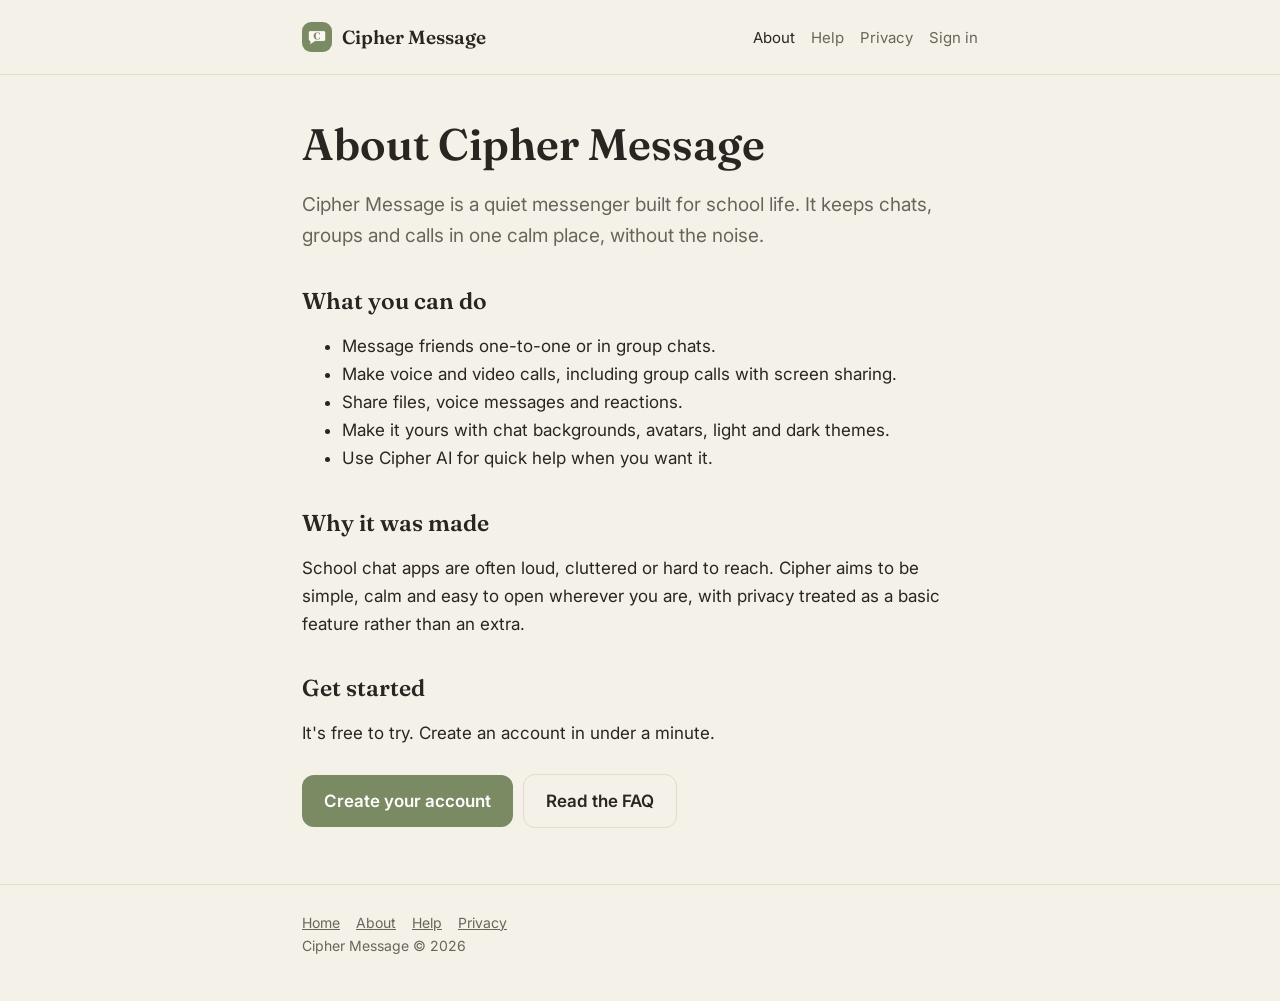
<file: about.html>
<!doctype html>
<html lang="en">
<head>
<meta charset="utf-8">
<meta name="viewport" content="width=device-width, initial-scale=1">
<title>About Cipher Message — a quiet school messenger</title>
<meta name="description" content="Cipher Message is a calm, private messenger built for school: channels, friends, group chats, calls and a customisable look. Learn what it is and why it was made.">
<meta name="robots" content="index, follow">
<link rel="canonical" href="https://cipher-message.github.io/about.html">
<link rel="icon" href="favicon.svg" type="image/svg+xml">
<link rel="icon" href="icons/favicon-48.png" sizes="48x48" type="image/png">
<link rel="apple-touch-icon" href="icons/apple-touch-icon.png">
<link rel="manifest" href="manifest.webmanifest">
<meta name="theme-color" content="#2a2520">
<meta property="og:type" content="website">
<meta property="og:site_name" content="Cipher Message">
<meta property="og:title" content="About Cipher Message — a quiet school messenger">
<meta property="og:description" content="Cipher Message is a calm, private messenger built for school: channels, friends, group chats, calls and a customisable look. Learn what it is and why it was made.">
<meta property="og:url" content="https://cipher-message.github.io/about.html">
<meta property="og:image" content="https://cipher-message.github.io/og-image.png">
<meta name="twitter:card" content="summary_large_image">
<link href="https://fonts.googleapis.com/css2?family=Fraunces:wght@600&family=Inter:wght@400;600&display=swap" rel="stylesheet">
<link rel="stylesheet" href="pages.css">
</head>
<body>
<header><div class="wrap">
<a class="brand" href="./"><img src="icons/icon-192.png" alt="" width="30" height="30">Cipher Message</a>
<nav><a href="about.html" aria-current="page">About</a><a href="help.html">Help</a><a href="privacy.html">Privacy</a><a href="App/Cipher.html">Sign in</a></nav>
</div></header>
<main class="wrap">
<h1>About Cipher Message</h1>
<p class="lede">Cipher Message is a quiet messenger built for school life. It keeps chats, groups and calls in one calm place, without the noise.</p>
<h2>What you can do</h2>
<ul>
<li>Message friends one-to-one or in group chats.</li>
<li>Make voice and video calls, including group calls with screen sharing.</li>
<li>Share files, voice messages and reactions.</li>
<li>Make it yours with chat backgrounds, avatars, light and dark themes.</li>
<li>Use Cipher AI for quick help when you want it.</li>
</ul>
<h2>Why it was made</h2>
<p>School chat apps are often loud, cluttered or hard to reach. Cipher aims to be simple, calm and easy to open wherever you are, with privacy treated as a basic feature rather than an extra.</p>
<h2>Get started</h2>
<p>It's free to try. Create an account in under a minute.</p>
<a class="btn" href="App/Cipher.html">Create your account</a><a class="btn ghost" href="help.html">Read the FAQ</a>
</main>
<footer><div class="wrap"><a href="./">Home</a><a href="about.html">About</a><a href="help.html">Help</a><a href="privacy.html">Privacy</a><br>Cipher Message © 2026</div></footer>
</body>
</html>
</file>
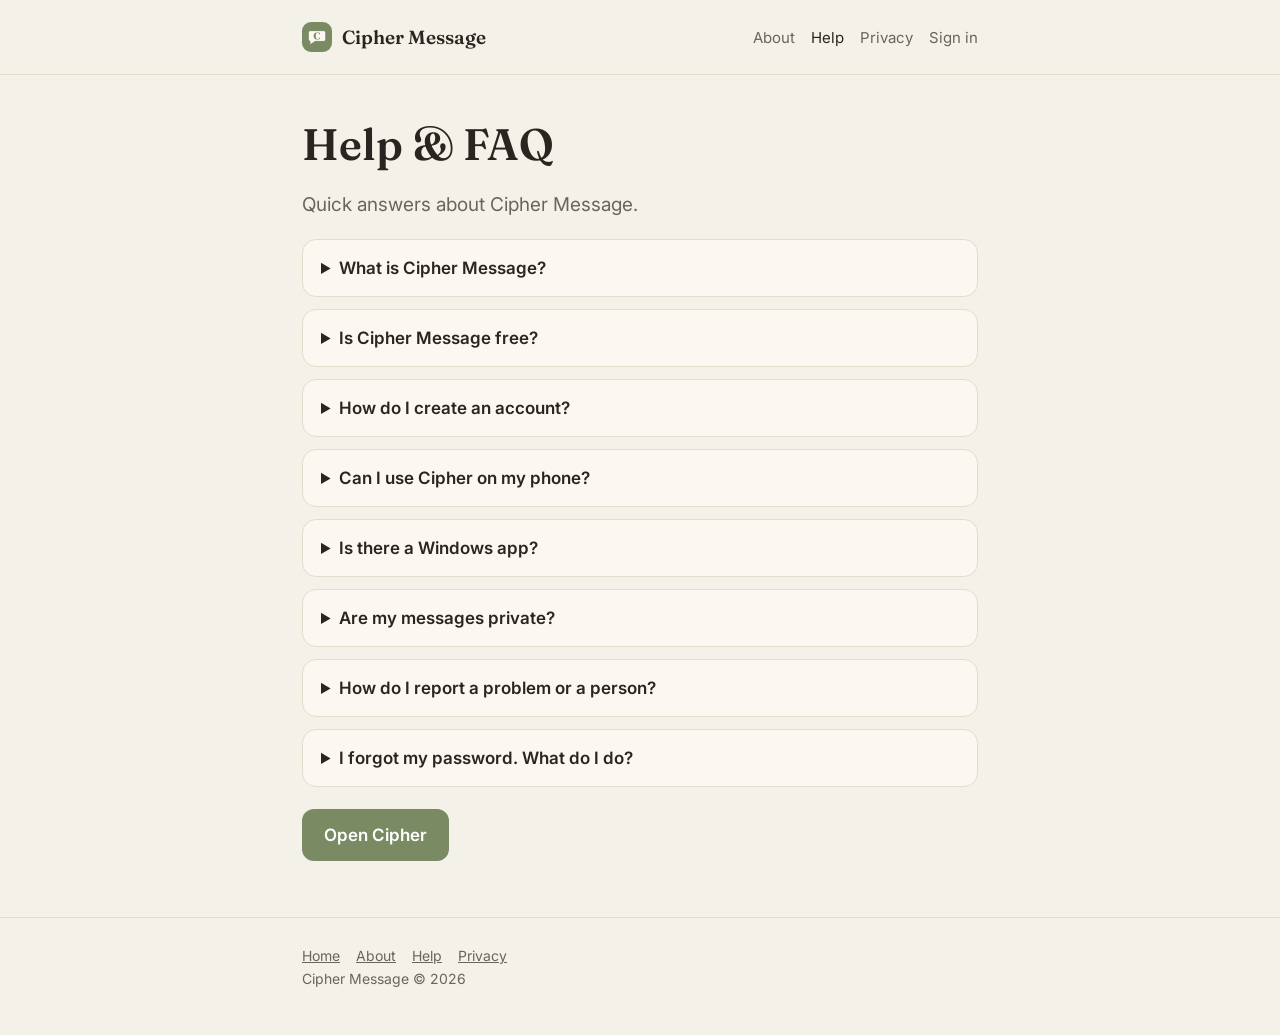
<file: help.html>
<!doctype html>
<html lang="en">
<head>
<meta charset="utf-8">
<meta name="viewport" content="width=device-width, initial-scale=1">
<title>Help & FAQ — Cipher Message</title>
<meta name="description" content="Answers to common questions about Cipher Message: accounts, phones, the Windows app, privacy, passwords and reporting.">
<meta name="robots" content="index, follow">
<link rel="canonical" href="https://cipher-message.github.io/help.html">
<link rel="icon" href="favicon.svg" type="image/svg+xml">
<link rel="icon" href="icons/favicon-48.png" sizes="48x48" type="image/png">
<link rel="apple-touch-icon" href="icons/apple-touch-icon.png">
<link rel="manifest" href="manifest.webmanifest">
<meta name="theme-color" content="#2a2520">
<meta property="og:type" content="website">
<meta property="og:site_name" content="Cipher Message">
<meta property="og:title" content="Help & FAQ — Cipher Message">
<meta property="og:description" content="Answers to common questions about Cipher Message: accounts, phones, the Windows app, privacy, passwords and reporting.">
<meta property="og:url" content="https://cipher-message.github.io/help.html">
<meta property="og:image" content="https://cipher-message.github.io/og-image.png">
<meta name="twitter:card" content="summary_large_image">
<link href="https://fonts.googleapis.com/css2?family=Fraunces:wght@600&family=Inter:wght@400;600&display=swap" rel="stylesheet">
<link rel="stylesheet" href="pages.css">
<script type="application/ld+json">{"@context": "https://schema.org", "@type": "FAQPage", "mainEntity": [{"@type": "Question", "name": "What is Cipher Message?", "acceptedAnswer": {"@type": "Answer", "text": "Cipher Message is a school messenger with direct messages, group chats, voice and video calls, file sharing and customisable themes."}}, {"@type": "Question", "name": "Is Cipher Message free?", "acceptedAnswer": {"@type": "Answer", "text": "Yes. You can create an account and use Cipher Message for free."}}, {"@type": "Question", "name": "How do I create an account?", "acceptedAnswer": {"@type": "Answer", "text": "Open the app, press Sign up, and follow the steps. You can then add friends and start your first channel."}}, {"@type": "Question", "name": "Can I use Cipher on my phone?", "acceptedAnswer": {"@type": "Answer", "text": "Yes. Open the site in your phone's browser. On iPhone, tap Share and then Add to Home Screen. On Android, use the browser menu and choose Install app or Add to Home screen. Cipher then opens like a normal app with its own icon."}}, {"@type": "Question", "name": "Is there a Windows app?", "acceptedAnswer": {"@type": "Answer", "text": "Yes. A Windows version is available from the site on Windows computers. It can run in the background so you still get message and call notifications."}}, {"@type": "Question", "name": "Are my messages private?", "acceptedAnswer": {"@type": "Answer", "text": "Cipher is designed with privacy and security in mind, including encryption and server-side access rules. See the Privacy page for what is stored and how it is used."}}, {"@type": "Question", "name": "How do I report a problem or a person?", "acceptedAnswer": {"@type": "Answer", "text": "Use the report and block options inside the app. They are on each chat and profile."}}, {"@type": "Question", "name": "I forgot my password. What do I do?", "acceptedAnswer": {"@type": "Answer", "text": "Use the password reset option on the sign-in screen. A reset link is sent to your account email."}}]}</script>
</head>
<body>
<header><div class="wrap">
<a class="brand" href="./"><img src="icons/icon-192.png" alt="" width="30" height="30">Cipher Message</a>
<nav><a href="about.html">About</a><a href="help.html" aria-current="page">Help</a><a href="privacy.html">Privacy</a><a href="App/Cipher.html">Sign in</a></nav>
</div></header>
<main class="wrap">
<h1>Help &amp; FAQ</h1><p class="lede">Quick answers about Cipher Message.</p>
<details><summary>What is Cipher Message?</summary><p>Cipher Message is a school messenger with direct messages, group chats, voice and video calls, file sharing and customisable themes.</p></details>
<details><summary>Is Cipher Message free?</summary><p>Yes. You can create an account and use Cipher Message for free.</p></details>
<details><summary>How do I create an account?</summary><p>Open the app, press Sign up, and follow the steps. You can then add friends and start your first channel.</p></details>
<details><summary>Can I use Cipher on my phone?</summary><p>Yes. Open the site in your phone's browser. On iPhone, tap Share and then Add to Home Screen. On Android, use the browser menu and choose Install app or Add to Home screen. Cipher then opens like a normal app with its own icon.</p></details>
<details><summary>Is there a Windows app?</summary><p>Yes. A Windows version is available from the site on Windows computers. It can run in the background so you still get message and call notifications.</p></details>
<details><summary>Are my messages private?</summary><p>Cipher is designed with privacy and security in mind, including encryption and server-side access rules. See the Privacy page for what is stored and how it is used.</p></details>
<details><summary>How do I report a problem or a person?</summary><p>Use the report and block options inside the app. They are on each chat and profile.</p></details>
<details><summary>I forgot my password. What do I do?</summary><p>Use the password reset option on the sign-in screen. A reset link is sent to your account email.</p></details>
<a class="btn" href="App/Cipher.html">Open Cipher</a>
</main>
<footer><div class="wrap"><a href="./">Home</a><a href="about.html">About</a><a href="help.html">Help</a><a href="privacy.html">Privacy</a><br>Cipher Message © 2026</div></footer>
</body>
</html>
</file>
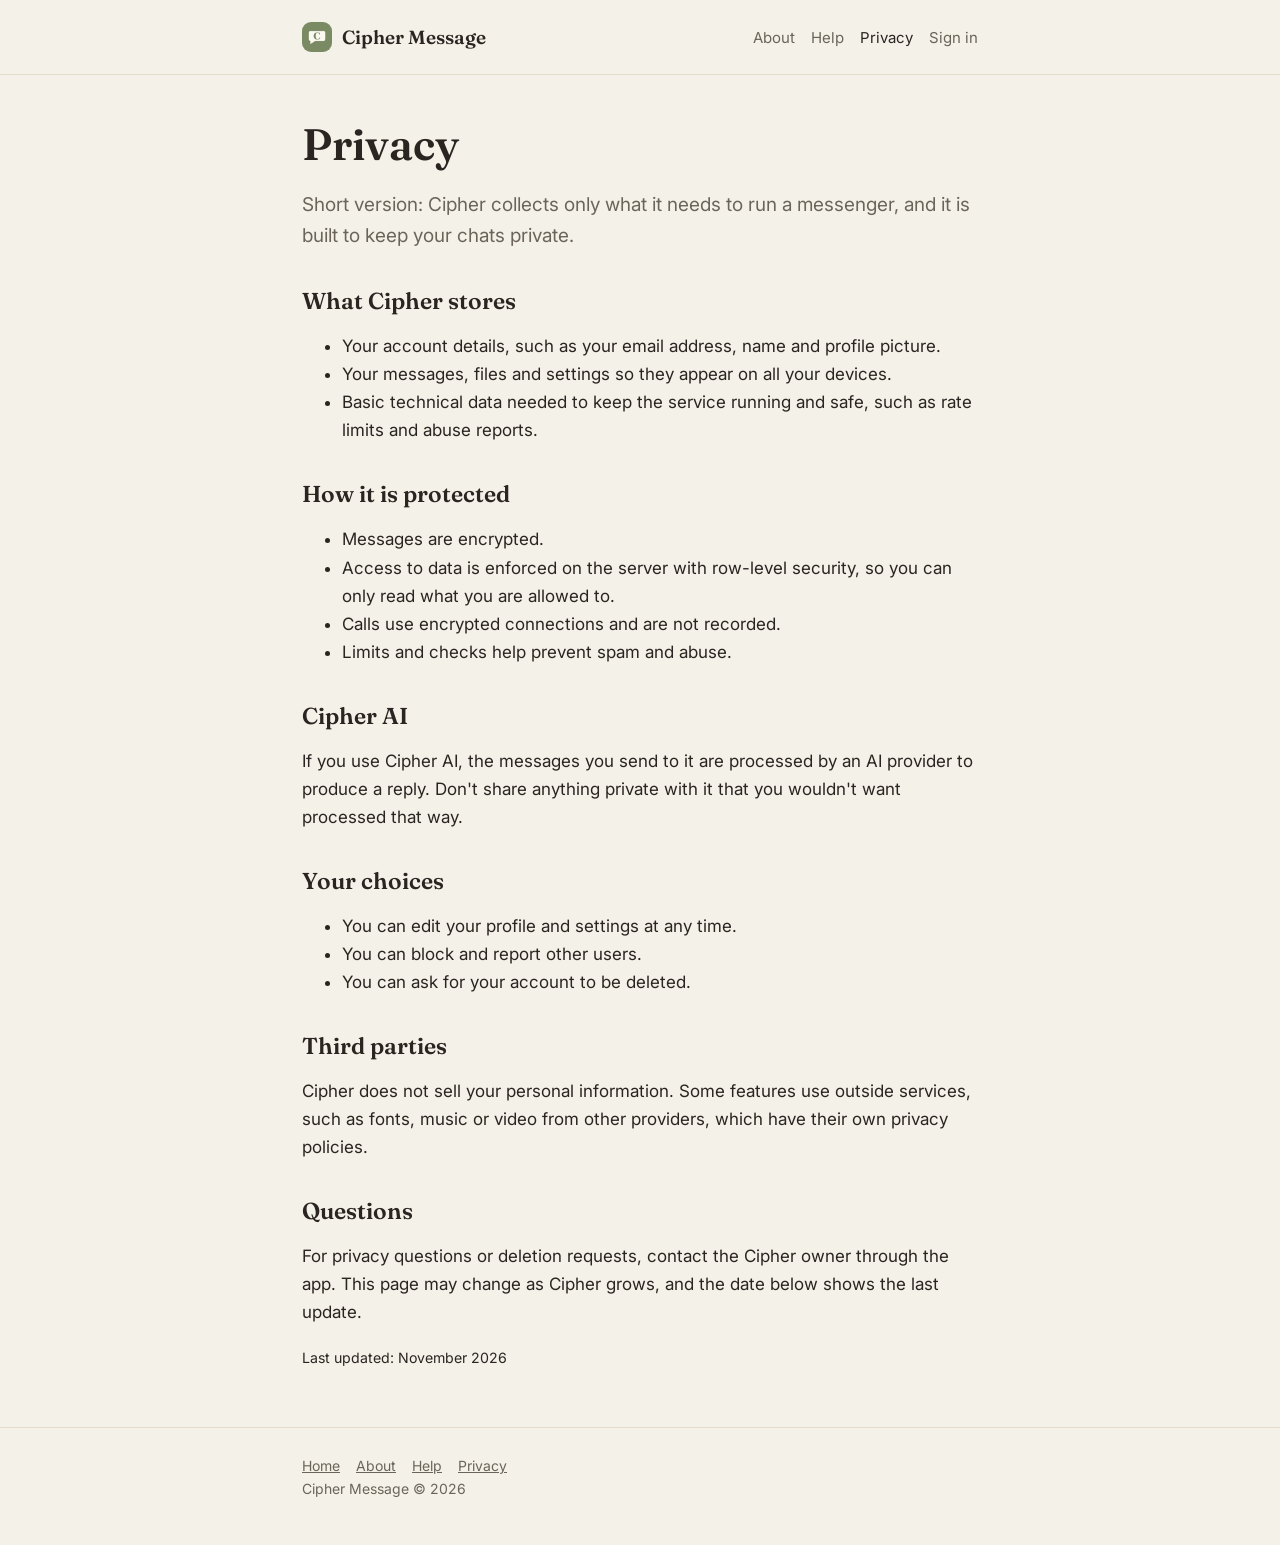
<file: privacy.html>
<!doctype html>
<html lang="en">
<head>
<meta charset="utf-8">
<meta name="viewport" content="width=device-width, initial-scale=1">
<title>Privacy — Cipher Message</title>
<meta name="description" content="How Cipher Message handles your data: what is stored, how messages are protected, and the choices you have.">
<meta name="robots" content="index, follow">
<link rel="canonical" href="https://cipher-message.github.io/privacy.html">
<link rel="icon" href="favicon.svg" type="image/svg+xml">
<link rel="icon" href="icons/favicon-48.png" sizes="48x48" type="image/png">
<link rel="apple-touch-icon" href="icons/apple-touch-icon.png">
<link rel="manifest" href="manifest.webmanifest">
<meta name="theme-color" content="#2a2520">
<meta property="og:type" content="website">
<meta property="og:site_name" content="Cipher Message">
<meta property="og:title" content="Privacy — Cipher Message">
<meta property="og:description" content="How Cipher Message handles your data: what is stored, how messages are protected, and the choices you have.">
<meta property="og:url" content="https://cipher-message.github.io/privacy.html">
<meta property="og:image" content="https://cipher-message.github.io/og-image.png">
<meta name="twitter:card" content="summary_large_image">
<link href="https://fonts.googleapis.com/css2?family=Fraunces:wght@600&family=Inter:wght@400;600&display=swap" rel="stylesheet">
<link rel="stylesheet" href="pages.css">
</head>
<body>
<header><div class="wrap">
<a class="brand" href="./"><img src="icons/icon-192.png" alt="" width="30" height="30">Cipher Message</a>
<nav><a href="about.html">About</a><a href="help.html">Help</a><a href="privacy.html" aria-current="page">Privacy</a><a href="App/Cipher.html">Sign in</a></nav>
</div></header>
<main class="wrap">
<h1>Privacy</h1>
<p class="lede">Short version: Cipher collects only what it needs to run a messenger, and it is built to keep your chats private.</p>
<h2>What Cipher stores</h2>
<ul>
<li>Your account details, such as your email address, name and profile picture.</li>
<li>Your messages, files and settings so they appear on all your devices.</li>
<li>Basic technical data needed to keep the service running and safe, such as rate limits and abuse reports.</li>
</ul>
<h2>How it is protected</h2>
<ul>
<li>Messages are encrypted.</li>
<li>Access to data is enforced on the server with row-level security, so you can only read what you are allowed to.</li>
<li>Calls use encrypted connections and are not recorded.</li>
<li>Limits and checks help prevent spam and abuse.</li>
</ul>
<h2>Cipher AI</h2>
<p>If you use Cipher AI, the messages you send to it are processed by an AI provider to produce a reply. Don't share anything private with it that you wouldn't want processed that way.</p>
<h2>Your choices</h2>
<ul>
<li>You can edit your profile and settings at any time.</li>
<li>You can block and report other users.</li>
<li>You can ask for your account to be deleted.</li>
</ul>
<h2>Third parties</h2>
<p>Cipher does not sell your personal information. Some features use outside services, such as fonts, music or video from other providers, which have their own privacy policies.</p>
<h2>Questions</h2>
<p>For privacy questions or deletion requests, contact the Cipher owner through the app. This page may change as Cipher grows, and the date below shows the last update.</p>
<p><small>Last updated: November 2026</small></p>
</main>
<footer><div class="wrap"><a href="./">Home</a><a href="about.html">About</a><a href="help.html">Help</a><a href="privacy.html">Privacy</a><br>Cipher Message © 2026</div></footer>
</body>
</html>
</file>
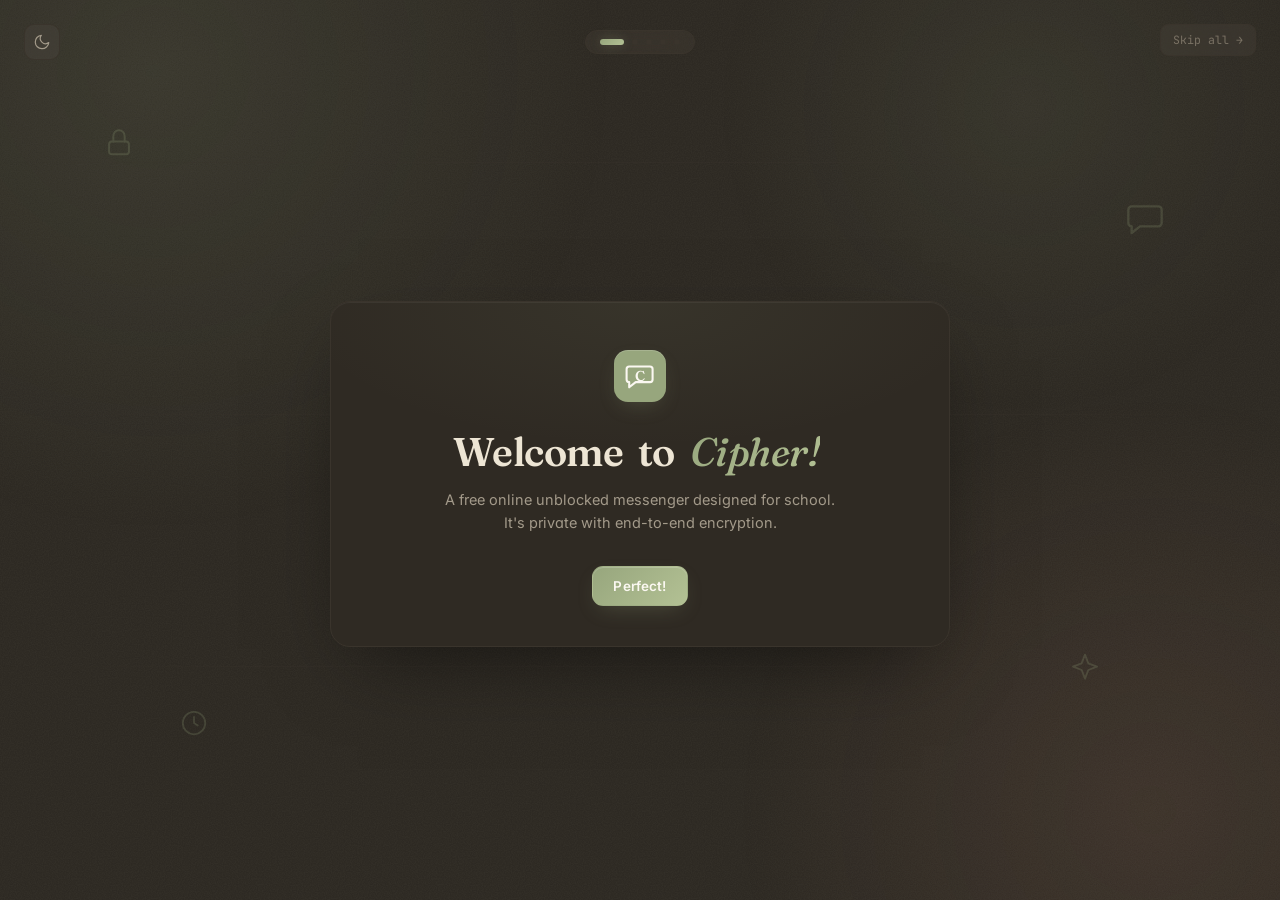
<file: App/CipherSetup.html>
<!doctype html>
<html lang="en" data-theme="dark">
<head>
<meta charset="utf-8" />
<meta name="viewport" content="width=device-width, initial-scale=1, maximum-scale=5, viewport-fit=cover" />
<title>Cipher — Set up</title>
<link rel="icon" href="data:image/svg+xml,<svg xmlns=%22http://www.w3.org/2000/svg%22 viewBox=%220 0 24 24%22><rect width=%2224%22 height=%2224%22 rx=%227%22 fill=%22%237a8a62%22/></svg>">
<link rel="preconnect" href="https://fonts.googleapis.com">
<link rel="preconnect" href="https://fonts.gstatic.com" crossorigin>
<link href="https://fonts.googleapis.com/css2?family=Fraunces:ital,opsz,wght@0,9..144,400;0,9..144,500;0,9..144,600;1,9..144,400;1,9..144,500&family=Inter:wght@400;450;500;600;700&family=JetBrains+Mono:wght@400;500&display=swap" rel="stylesheet">
<meta name="theme-color" content="#2a2620">
<script>
  (function(){
    try{
      var t = localStorage.getItem('cipher-theme') || 'dark';
      document.documentElement.setAttribute('data-theme', t);
    }catch(e){
      document.documentElement.setAttribute('data-theme','dark');
    }
  })();
</script>
<style>
:root{
  /* warm editorial — light (linen) base */
  --bg:#f4f1e9;
  --bg-2:#ede5d4;
  --paper:#fbf8f1;
  --panel:rgba(43,38,32,.04);
  --panel-2:rgba(43,38,32,.065);
  --line:#e3dcc9;
  --line-soft:#ebe5d4;
  --glass-hi:rgba(255,253,247,.55);
  --text:#2b2620;
  --text-dim:#6a6358;
  --text-faint:#9a948a;
  --sage:#7a8a62;
  --sage-deep:#566244;
  --sage-soft:rgba(122,138,98,.16);
  --copper:#bd7a5c;
  --copper-soft:rgba(189,122,92,.14);
  --rose:#c98a8a;
  --warn:#c69a3e;
  --accent:var(--sage);
  --accent-dim:var(--sage-deep);
  --accent-soft:var(--sage-soft);
  --accent-glow:rgba(122,138,98,.32);
  --grad-signal:linear-gradient(135deg, var(--sage) 0%, var(--sage-deep) 100%);
  --grad-signal-soft:linear-gradient(135deg, var(--sage-soft), rgba(189,122,92,.12));
  --sans:'Inter',-apple-system,BlinkMacSystemFont,'Segoe UI',sans-serif;
  --display:'Fraunces','Inter',Georgia,serif;
  --mono:'JetBrains Mono',ui-monospace,monospace;
  --radius:12px;
  --ease:cubic-bezier(.22,.9,.32,1);
  --ease-out:cubic-bezier(.16,1,.3,1);
  --ease-lift:cubic-bezier(.2,.85,.25,1);
  --fast:.18s;
  --med:.4s;
  --slow:.8s;
}

[data-theme="dark"]{
  --bg:#2a2620;
  --bg-2:#1f1c17;
  --paper:#2f2a23;
  --panel:rgba(237,229,212,.04);
  --panel-2:rgba(237,229,212,.065);
  --line:#3a342c;
  --line-soft:#34302a;
  --glass-hi:rgba(255,253,247,.05);
  --text:#ede5d4;
  --text-dim:#a39a8a;
  --text-faint:#7a7264;
  --sage:#97a67d;
  --sage-deep:#b3c194;
  --sage-soft:rgba(151,166,125,.16);
  --copper:#d4907a;
  --copper-soft:rgba(212,144,117,.14);
  --rose:#d8a3a3;
  --warn:#d9b876;
  --accent:var(--sage);
  --accent-dim:var(--sage-deep);
  --accent-soft:var(--sage-soft);
  --accent-glow:rgba(151,166,125,.30);
  --grad-signal:linear-gradient(135deg, var(--sage) 0%, var(--sage-deep) 100%);
  --grad-signal-soft:linear-gradient(135deg, var(--sage-soft), rgba(212,144,117,.14));
}

*{box-sizing:border-box}
html,body{height:100%}
html{scroll-behavior:smooth}
body{
  margin:0; background:var(--bg); color:var(--text);
  font-family:var(--sans); font-size:15px; line-height:1.55;
  overflow-x:hidden;
  -webkit-font-smoothing:antialiased;
  -moz-osx-font-smoothing:grayscale;
  font-feature-settings:'ss01','cv11';
}
::selection{background:var(--sage-soft); color:var(--text);}
button{font-family:inherit; cursor:pointer; touch-action:manipulation;}
input{font-family:inherit; color:inherit;}
a{color:var(--accent);}
:focus-visible{outline:2px solid var(--accent); outline-offset:2px; border-radius:6px;}
::-webkit-scrollbar{width:8px; height:8px;}
::-webkit-scrollbar-thumb{background:var(--line); border-radius:8px; border:2px solid transparent; background-clip:padding-box;}

/* ============ background field — 5 unique layers ============ */

/* layer 1: drifting radial mesh gradient */
.bg-field{
  position:fixed; inset:0; z-index:0; overflow:hidden; pointer-events:none;
  background:
    radial-gradient(60vw 60vw at 12% 8%, var(--sage-soft), transparent 60%),
    radial-gradient(50vw 50vw at 90% 90%, var(--copper-soft), transparent 65%),
    radial-gradient(40vw 40vw at 80% 12%, var(--sage-soft), transparent 60%);
  animation:meshDrift 24s var(--ease-out) infinite alternate;
}
[data-theme="dark"] .bg-field{
  background:
    radial-gradient(60vw 60vw at 12% 8%, rgba(151,166,125,.12), transparent 60%),
    radial-gradient(50vw 50vw at 90% 90%, rgba(212,144,117,.10), transparent 65%),
    radial-gradient(40vw 40vw at 80% 12%, rgba(151,166,125,.09), transparent 60%);
}
@keyframes meshDrift{
  0%{transform:translate3d(0,0,0) scale(1);}
  100%{transform:translate3d(-2%, 2%, 0) scale(1.05);}
}

/* layer 2: paper grain noise */
.bg-grain{
  position:fixed; inset:0; z-index:1; pointer-events:none; opacity:.35;
  background-image:url("data:image/svg+xml;utf8,<svg xmlns='http://www.w3.org/2000/svg' width='180' height='180'><filter id='n'><feTurbulence type='fractalNoise' baseFrequency='.85' numOctaves='2' stitchTiles='stitch'/><feColorMatrix values='0 0 0 0 .2 0 0 0 0 .2 0 0 0 0 .15 0 0 0 .55 0'/></filter><rect width='100%' height='100%' filter='url(%23n)'/></svg>");
  mix-blend-mode:multiply;
}
[data-theme="dark"] .bg-grain{mix-blend-mode:screen; opacity:.18;}

/* layer 3: drifting dust motes */
.dust{position:fixed; inset:0; z-index:1; pointer-events:none; overflow:hidden;}
.dust i{
  position:absolute; width:3px; height:3px; border-radius:50%;
  background:var(--sage); opacity:0;
  box-shadow:0 0 8px var(--accent-glow);
  animation:dustFloat linear infinite;
}
@keyframes dustFloat{
  0%{opacity:0; transform:translate3d(0,0,0) scale(.6);}
  10%{opacity:.55;}
  90%{opacity:.4;}
  100%{opacity:0; transform:translate3d(40px,-100vh,0) scale(1);}
}

/* layer 4: breathing hairline rules across the page */
.breath-lines{position:fixed; inset:0; z-index:1; pointer-events:none;}
.breath-lines i{
  position:absolute; left:0; right:0; height:1px;
  background:linear-gradient(90deg, transparent 0%, var(--line) 20%, var(--line) 80%, transparent 100%);
  opacity:.3;
  animation:breathe 7s var(--ease-out) infinite alternate;
}
.breath-lines i:nth-child(2){animation-duration:9s; animation-delay:-2s;}
.breath-lines i:nth-child(3){animation-duration:11s; animation-delay:-5s;}
@keyframes breathe{
  0%{opacity:.12; transform:scaleX(.92);}
  100%{opacity:.4; transform:scaleX(1.02);}
}

/* layer 5: floating cipher-themed glyphs (locks, bubbles, clocks, stars) */
.glyphs{position:fixed; inset:0; z-index:1; pointer-events:none;}
.glyphs svg{
  position:absolute;
  color:var(--sage);
  opacity:.18;
  animation:glyphDrift 18s var(--ease-out) infinite alternate;
}
.glyphs svg:nth-child(2){animation-duration:22s; animation-delay:-3s;}
.glyphs svg:nth-child(3){animation-duration:26s; animation-delay:-6s;}
.glyphs svg:nth-child(4){animation-duration:20s; animation-delay:-9s;}
@keyframes glyphDrift{
  0%{transform:translate3d(0,0,0) rotate(0deg);}
  100%{transform:translate3d(0,-30px,0) rotate(8deg);}
}
[data-theme="dark"] .glyphs svg{opacity:.22;}

/* ============ top chrome ============ */

.skip-link{
  position:fixed; top:24px; right:24px; z-index:50;
  font-size:11.5px; color:var(--text-faint);
  font-family:var(--mono);
  text-decoration:none;
  border:1px solid var(--line);
  padding:6px 12px; border-radius:8px;
  background:var(--panel); backdrop-filter:blur(10px);
  -webkit-backdrop-filter:blur(10px);
  transition:color var(--fast) var(--ease), border-color var(--fast) var(--ease), background-color var(--fast) var(--ease);
}
.skip-link:hover{color:var(--text); border-color:var(--accent-dim);}

.theme-toggle{
  position:fixed; top:24px; left:24px; z-index:50;
  width:36px; height:36px;
  display:grid; place-items:center;
  background:var(--panel);
  border:1px solid var(--line);
  border-radius:10px;
  color:var(--text-dim);
  backdrop-filter:blur(10px);
  -webkit-backdrop-filter:blur(10px);
  transition:color var(--fast) var(--ease), border-color var(--fast) var(--ease), background-color var(--fast) var(--ease), transform var(--fast) var(--ease);
}
.theme-toggle:hover{color:var(--text); border-color:var(--accent-dim); transform:translateY(-1px);}
.theme-toggle svg{width:18px; height:18px;}
[data-theme="dark"] .theme-toggle .ic-light{display:none;}
[data-theme="light"] .theme-toggle .ic-dark{display:none;}

/* progress pips */
.progress{
  position:fixed; top:30px; left:50%; transform:translateX(-50%);
  z-index:50;
  display:flex; gap:8px;
  padding:8px 14px;
  background:var(--panel);
  border:1px solid var(--line);
  border-radius:999px;
  backdrop-filter:blur(14px) saturate(1.2);
  -webkit-backdrop-filter:blur(14px) saturate(1.2);
}
.progress .dot{
  width:6px; height:6px; border-radius:50%;
  background:var(--line);
  transition:width var(--med) var(--ease), background var(--med) var(--ease), box-shadow var(--med) var(--ease);
}
.progress .dot.active{
  width:24px; border-radius:99px;
  background:var(--grad-signal);
  box-shadow:0 0 12px var(--accent-glow);
}
.progress .dot.done{background:var(--sage-deep);}

/* ============ main stage ============ */

.stage{
  position:relative; z-index:10;
  min-height:100dvh;
  display:grid;
  place-items:center;
  padding:96px 24px 48px;
}

.card{
  width:min(620px, 100%);
  background:var(--paper);
  border:1px solid var(--line);
  border-radius:20px;
  padding:48px 44px 40px;
  position:relative;
  box-shadow:0 1px 0 var(--glass-hi) inset, 0 24px 60px -28px rgba(43,38,32,.18);
  animation:cardIn .7s var(--ease-out) both;
}
[data-theme="dark"] .card{box-shadow:0 1px 0 var(--glass-hi) inset, 0 30px 80px -28px rgba(0,0,0,.55);}
.card::before{
  content:''; position:absolute; inset:0; border-radius:20px; pointer-events:none;
  background:radial-gradient(80% 60% at 50% 0%, var(--sage-soft), transparent 70%);
  opacity:.5;
}
@keyframes cardIn{
  from{opacity:0; transform:translateY(20px);}
  to{opacity:1; transform:translateY(0);}
}

/* brand mark */
.brand-mark{
  width:52px; height:52px; border-radius:14px;
  background:var(--sage); color:#fbf8f1;
  display:grid; place-items:center; margin:0 auto 28px;
  box-shadow:0 8px 22px -8px var(--accent-glow), 0 1px 0 rgba(255,255,255,.15) inset;
  animation:markFloat 5s var(--ease-out) infinite alternate;
  position:relative; z-index:2;
}
.brand-mark svg{width:60%; height:60%;}
@keyframes markFloat{
  0%{transform:translateY(0) rotate(-3deg);}
  100%{transform:translateY(-8px) rotate(3deg);}
}

/* display heading */
.h-display{
  font-family:var(--display); font-weight:600;
  font-size:clamp(28px, 5.2vw, 40px);
  line-height:1.08; letter-spacing:-.5px;
  text-align:center; margin:0 0 14px;
  position:relative; z-index:2;
  perspective:800px;
}
.h-display em{
  font-style:italic; font-weight:500;
  color:var(--sage);
  background:var(--grad-signal);
  -webkit-background-clip:text; background-clip:text;
  -webkit-text-fill-color:transparent;
}
[data-theme="light"] .h-display em,
:root:not([data-theme="dark"]) .h-display em{
  -webkit-text-fill-color:var(--sage);
}

/* lift-up word — staggered 3D lift from below */
.lift{
  display:inline-block;
  opacity:0;
  transform:translateY(28px) rotateX(45deg);
  transform-origin:50% 100%;
  animation:liftUp .85s var(--ease-lift) forwards;
  animation-delay:var(--d, 0s);
  margin-right:.18em;
}
@keyframes liftUp{
  to{opacity:1; transform:translateY(0) rotateX(0);}
}

/* fade-up paragraph */
.fade-up{
  opacity:0; transform:translateY(14px);
  animation:fadeUp .7s var(--ease-out) forwards;
  animation-delay:var(--d, .55s);
  text-align:center; color:var(--text-dim);
  max-width:44ch; margin-left:auto; margin-right:auto;
  line-height:1.6; font-size:14.5px;
  position:relative; z-index:2;
}
@keyframes fadeUp{
  to{opacity:1; transform:translateY(0);}
}

/* button row */
.btn-row{
  display:flex; flex-wrap:wrap; gap:10px; justify-content:center;
  margin-top:32px;
  opacity:0; transform:translateY(12px);
  animation:fadeUp .7s var(--ease-out) forwards;
  animation-delay:var(--d, .85s);
  position:relative; z-index:2;
}
.btn{
  font-family:var(--sans); font-weight:600; font-size:13.5px;
  padding:11px 20px; border-radius:11px;
  border:1px solid var(--line);
  background:var(--paper); color:var(--text);
  transition:background var(--fast) var(--ease), border-color var(--fast) var(--ease),
             color var(--fast) var(--ease), transform var(--fast) var(--ease),
             box-shadow var(--fast) var(--ease), filter var(--fast) var(--ease);
  letter-spacing:.01em;
  position:relative;
}
.btn:hover{
  background:var(--panel-2);
  transform:translateY(-1px);
  border-color:var(--accent-dim);
  box-shadow:0 6px 18px -10px var(--accent-glow);
}
.btn:active{transform:translateY(0);}
.btn.primary{
  background:var(--grad-signal);
  color:#fbf8f1;
  border-color:transparent;
  box-shadow:0 1px 0 rgba(255,255,255,.18) inset, 0 8px 22px -8px var(--accent-glow);
}
.btn.primary:hover{
  filter:brightness(1.07);
  transform:translateY(-2px);
  box-shadow:0 1px 0 rgba(255,255,255,.22) inset, 0 14px 30px -10px var(--accent-glow);
}
.btn.ghost{background:transparent; color:var(--text-dim);}
.btn.ghost:hover{color:var(--text); background:var(--panel);}
.btn.danger:hover{border-color:var(--rose); color:var(--rose);}

/* scene management */
.scene{display:none; position:relative; z-index:2;}
.scene.active{
  display:block;
  animation:sceneIn .55s var(--ease-out);
}
@keyframes sceneIn{
  from{opacity:0; transform:translateY(8px);}
  to{opacity:1; transform:translateY(0);}
}

/* ============ scene 2 — profile ============ */
.avatar-wrap{
  display:flex; flex-direction:column; align-items:center;
  margin:22px 0 4px;
  opacity:0; animation:fadeUp .7s var(--ease-out) forwards;
  animation-delay:var(--d, .55s);
  position:relative; z-index:2;
}
.avatar-orbit{
  position:relative;
  width:124px; height:124px;
  display:grid; place-items:center;
}
.avatar-orbit::before, .avatar-orbit::after{
  content:''; position:absolute; inset:-6px;
  border:1px dashed var(--line-soft);
  border-radius:50%;
  animation:ringSpin 30s linear infinite;
}
.avatar-orbit::after{inset:-14px; border-style:dotted; animation-duration:42s; animation-direction:reverse; opacity:.6;}
@keyframes ringSpin{to{transform:rotate(360deg);}}

.avatar{
  width:108px; height:108px; border-radius:50%;
  background:var(--grad-signal-soft);
  border:1px solid var(--line);
  display:grid; place-items:center;
  position:relative; overflow:hidden;
  box-shadow:0 1px 0 var(--glass-hi) inset, 0 14px 32px -16px rgba(43,38,32,.25);
  transition:transform var(--fast) var(--ease);
}
.avatar:hover{transform:scale(1.02);}
.avatar svg{width:50%; height:50%; color:var(--text-faint); transition:opacity var(--fast) var(--ease);}
.avatar.has-img svg{opacity:0;}
.avatar img{
  position:absolute; inset:0; width:100%; height:100%; object-fit:cover;
  animation:imgIn .5s var(--ease-out);
}
@keyframes imgIn{from{opacity:0; transform:scale(1.06);} to{opacity:1; transform:scale(1);}}

.status-input{
  margin-top:18px;
  width:100%; max-width:340px;
  padding:12px 14px;
  background:var(--paper); border:1px solid var(--line);
  border-radius:11px; font-size:14px; color:var(--text);
  text-align:center;
  transition:border-color var(--fast) var(--ease), box-shadow var(--fast) var(--ease);
}
.status-input:focus{
  outline:none;
  border-color:var(--accent);
  box-shadow:0 0 0 3px var(--accent-soft);
}
.status-input::placeholder{color:var(--text-faint); font-style:italic;}

/* ============ scene 3 — friend invite ============ */
.invite-wrap{
  margin:24px auto 4px;
  display:flex; gap:8px; max-width:400px;
  opacity:0; animation:fadeUp .7s var(--ease-out) forwards;
  animation-delay:var(--d, .55s);
  position:relative; z-index:2;
}
.invite-wrap::before{
  content:'+'; position:absolute; left:14px; top:50%; transform:translateY(-50%);
  color:var(--sage); font-family:var(--display); font-size:20px; font-weight:600;
  pointer-events:none;
}
.invite-input{
  flex:1; padding:12px 14px 12px 38px;
  background:var(--paper); border:1px solid var(--line);
  border-radius:11px; font-size:14px; color:var(--text);
  transition:border-color var(--fast) var(--ease), box-shadow var(--fast) var(--ease);
}
.invite-input:focus{
  outline:none; border-color:var(--accent);
  box-shadow:0 0 0 3px var(--accent-soft);
}
.invite-input::placeholder{color:var(--text-faint); font-style:italic;}

/* ============ scene 4 — feature ring ============ */
.feature-ring{
  position:relative;
  height:300px;
  margin:24px auto 8px; max-width:500px;
  opacity:0; animation:fadeUp .8s var(--ease-out) forwards;
  animation-delay:var(--d, .55s);
}
.feature-ring .orbit{
  position:absolute; left:50%; top:50%;
  border:1px dashed var(--line-soft);
  border-radius:50%;
  transform:translate(-50%, -50%);
  animation:ringSpin 40s linear infinite;
}
.feature-ring .orbit.o1{width:280px; height:280px; animation-duration:48s;}
.feature-ring .orbit.o2{width:200px; height:200px; animation-duration:36s; animation-direction:reverse; border-style:dotted;}
.feature-ring .orbit.o3{width:130px; height:130px; animation-duration:24s; opacity:.6;}

.feature-icon{
  position:absolute;
  width:56px; height:56px; border-radius:14px;
  background:var(--paper); border:1px solid var(--line);
  display:grid; place-items:center;
  color:var(--sage);
  box-shadow:0 1px 0 var(--glass-hi) inset, 0 10px 24px -14px rgba(43,38,32,.25);
  animation:iconFloat 6s var(--ease-out) infinite alternate;
  transition:transform var(--fast) var(--ease), border-color var(--fast) var(--ease), color var(--fast) var(--ease);
}
[data-theme="dark"] .feature-icon{box-shadow:0 1px 0 var(--glass-hi) inset, 0 14px 30px -16px rgba(0,0,0,.6);}
.feature-icon svg{width:52%; height:52%;}
.feature-icon:hover{
  transform:scale(1.08);
  border-color:var(--accent-dim);
  color:var(--accent);
}
.feature-icon.i1{top:0; left:50%; transform:translateX(-50%); animation-delay:0s;}
.feature-icon.i2{top:30%; right:0; animation-delay:-1s;}
.feature-icon.i3{bottom:0; left:50%; transform:translateX(-50%); animation-delay:-2s;}
.feature-icon.i4{top:30%; left:0; animation-delay:-3s;}
.feature-icon.i5{top:14%; left:14%; animation-delay:-1.5s; width:48px; height:48px;}
.feature-icon.i6{bottom:14%; right:14%; animation-delay:-2.5s; width:48px; height:48px;}
@keyframes iconFloat{
  0%{transform:translate(var(--tx,0), 0) translateY(0);}
  100%{transform:translate(var(--tx,0), 0) translateY(-8px);}
}

.feature-center{
  position:absolute; top:50%; left:50%; transform:translate(-50%, -50%);
  width:80px; height:80px; border-radius:20px;
  background:var(--grad-signal);
  color:#fbf8f1;
  display:grid; place-items:center;
  box-shadow:0 1px 0 rgba(255,255,255,.22) inset, 0 20px 44px -18px var(--accent-glow);
  animation:centerPulse 4s var(--ease-out) infinite alternate;
}
.feature-center svg{width:55%; height:55%;}
@keyframes centerPulse{
  0%{transform:translate(-50%, -50%) scale(1); box-shadow:0 1px 0 rgba(255,255,255,.22) inset, 0 20px 44px -18px var(--accent-glow);}
  100%{transform:translate(-50%, -50%) scale(1.06); box-shadow:0 1px 0 rgba(255,255,255,.25) inset, 0 26px 56px -18px var(--accent-glow);}
}

/* ============ scene 5 — finale ============ */
.finale-bloom{
  position:relative; height:140px; margin-bottom:6px;
  display:grid; place-items:center;
}
.finale-bloom .petal{
  position:absolute; border-radius:50%;
  background:var(--sage-soft);
  border:1px solid var(--sage);
  opacity:0;
  animation:petal var(--dur, 3s) var(--ease-out) infinite;
  animation-delay:var(--delay, 0s);
}
@keyframes petal{
  0%{opacity:0; transform:translateY(0) scale(.4);}
  20%{opacity:.8;}
  100%{opacity:0; transform:translateY(-90px) scale(1.1);}
}
.finale-glow{
  width:60px; height:60px; border-radius:50%;
  background:radial-gradient(circle, var(--sage-soft), transparent 70%);
  filter:blur(8px);
  animation:finaleGlow 3s var(--ease-out) infinite alternate;
}
@keyframes finaleGlow{
  0%{transform:scale(1); opacity:.6;}
  100%{transform:scale(1.4); opacity:1;}
}

/* finale state */
.finale-done{
  text-align:center; padding:60px 0;
}
.finale-done .brand-mark{margin:0 auto 22px;}
.finale-done .h-display{margin-bottom:8px;}

/* mobile */
@media (max-width:560px){
  .card{padding:36px 22px 30px; border-radius:16px;}
  .progress{top:18px;}
  .skip-link, .theme-toggle{top:18px;}
  .feature-ring{height:260px;}
  .feature-icon{width:46px; height:46px;}
  .feature-icon.i5, .feature-icon.i6{width:40px; height:40px;}
  .feature-center{width:64px; height:64px;}
  .btn{font-size:13px; padding:10px 16px;}
}

/* reduced motion */
@media (prefers-reduced-motion:reduce){
  *{animation-duration:.01ms !important; animation-iteration-count:1 !important; transition-duration:.01ms !important;}
  .lift{opacity:1; transform:none;}
  .fade-up, .btn-row, .avatar-wrap, .invite-wrap, .feature-ring{opacity:1; transform:none;}
}
</style>
</head>
<body>

<!-- background field (5 unique layers) -->
<div class="bg-field" aria-hidden="true"></div>
<div class="bg-grain" aria-hidden="true"></div>
<div class="breath-lines" aria-hidden="true">
  <i style="top:18%"></i>
  <i style="top:46%"></i>
  <i style="top:74%"></i>
</div>
<div class="dust" id="dust" aria-hidden="true"></div>
<div class="glyphs" aria-hidden="true">
  <!-- lock -->
  <svg style="top:14%; left:8%; width:34px; height:34px;" viewBox="0 0 24 24" fill="none" stroke="currentColor" stroke-width="1.4" stroke-linecap="round" stroke-linejoin="round"><rect x="5" y="11" width="14" height="9" rx="2"/><path d="M8 11V7a4 4 0 0 1 8 0v4"/></svg>
  <!-- chat bubble -->
  <svg style="top:22%; right:9%; width:40px; height:40px;" viewBox="0 0 24 24" fill="none" stroke="currentColor" stroke-width="1.4" stroke-linecap="round" stroke-linejoin="round"><path d="M4 5h16a2 2 0 0 1 2 2v8a2 2 0 0 1-2 2H9l-5 4v-4H4a2 2 0 0 1-2-2V7a2 2 0 0 1 2-2z"/></svg>
  <!-- clock -->
  <svg style="bottom:18%; left:14%; width:30px; height:30px;" viewBox="0 0 24 24" fill="none" stroke="currentColor" stroke-width="1.4" stroke-linecap="round" stroke-linejoin="round"><circle cx="12" cy="12" r="9"/><path d="M12 7v5l3 2"/></svg>
  <!-- spark -->
  <svg style="bottom:24%; right:14%; width:32px; height:32px;" viewBox="0 0 24 24" fill="none" stroke="currentColor" stroke-width="1.4" stroke-linecap="round" stroke-linejoin="round"><path d="M12 2l2.5 6.5L21 11l-6.5 2.5L12 20l-2.5-6.5L3 11l6.5-2.5z"/></svg>
</div>

<!-- top chrome -->
<button class="theme-toggle" id="themeToggle" aria-label="Toggle theme">
  <svg class="ic-light" viewBox="0 0 24 24" fill="none" stroke="currentColor" stroke-width="1.6" stroke-linecap="round" stroke-linejoin="round"><circle cx="12" cy="12" r="4"/><path d="M12 2v3M12 19v3M2 12h3M19 12h3M5 5l2 2M17 17l2 2M5 19l2-2M17 7l2-2"/></svg>
  <svg class="ic-dark" viewBox="0 0 24 24" fill="none" stroke="currentColor" stroke-width="1.6" stroke-linecap="round" stroke-linejoin="round"><path d="M21 12.8A9 9 0 1 1 11.2 3a7 7 0 0 0 9.8 9.8z"/></svg>
</button>

<nav class="progress" id="progress" aria-label="Setup progress">
  <span class="dot active"></span>
  <span class="dot"></span>
  <span class="dot"></span>
  <span class="dot"></span>
  <span class="dot"></span>
</nav>

<a class="skip-link" href="#" id="skipAll">Skip all →</a>

<main class="stage">
  <article class="card" id="card">

    <!-- Scene 1: Welcome -->
    <section class="scene active" data-scene="1">
      <div class="brand-mark">
        <svg viewBox="0 0 24 24" fill="none" stroke="currentColor" stroke-width="1.6" stroke-linecap="round" stroke-linejoin="round"><path d="M4 5h16a2 2 0 0 1 2 2v8a2 2 0 0 1-2 2H9l-5 4v-4H4a2 2 0 0 1-2-2V7a2 2 0 0 1 2-2z"/><text x="12" y="16.5" font-family="Fraunces, Georgia, serif" font-size="11" font-weight="600" text-anchor="middle" fill="currentColor" stroke="none">C</text></svg>
      </div>
      <h1 class="h-display">
        <span class="lift" style="--d:.05s">Welcome</span>
        <span class="lift" style="--d:.18s">to</span>
        <span class="lift" style="--d:.32s"><em>Cipher!</em></span>
      </h1>
      <p class="fade-up" style="--d:.6s">A free online unblocked messenger designed for school. It's private with end-to-end encryption.</p>
      <div class="btn-row" style="--d:.9s">
        <button class="btn primary" data-goto="2">Perfect!</button>
      </div>
    </section>

    <!-- Scene 2: Personalize -->
    <section class="scene" data-scene="2">
      <h1 class="h-display">
        <span class="lift" style="--d:.05s">Let's</span>
        <span class="lift" style="--d:.16s">personalize</span>
        <span class="lift" style="--d:.28s">how</span>
        <span class="lift" style="--d:.40s">you</span>
        <span class="lift" style="--d:.52s"><em>look!</em></span>
      </h1>
      <p class="fade-up" style="--d:.7s">Add a nice profile picture and maybe add a simple status message about how your tuff weekend was.</p>
      <div class="avatar-wrap" style="--d:.95s">
        <div class="avatar-orbit">
          <div class="avatar" id="avatar">
            <svg viewBox="0 0 24 24" fill="none" stroke="currentColor" stroke-width="1.4" stroke-linecap="round" stroke-linejoin="round"><circle cx="12" cy="8" r="4"/><path d="M4 20a8 8 0 0 1 16 0"/></svg>
          </div>
        </div>
        <input type="text" class="status-input" id="statusInput" placeholder="tell us about your tuff weekend…" maxlength="80">
      </div>
      <div class="btn-row" style="--d:1.2s">
        <button class="btn" id="addPic">Add Profile Picture</button>
        <button class="btn" id="editPic">Edit Profile Picture</button>
        <button class="btn ghost danger" id="removePic">Remove Profile Picture</button>
        <button class="btn primary" data-goto="3">Skip</button>
      </div>
      <input type="file" id="picFile" accept="image/*" hidden>
    </section>

    <!-- Scene 3: Friend invite -->
    <section class="scene" data-scene="3">
      <h1 class="h-display">
        <span class="lift" style="--d:.05s">Did</span>
        <span class="lift" style="--d:.18s">a</span>
        <span class="lift" style="--d:.30s">friend</span>
        <span class="lift" style="--d:.42s"><em>invite</em></span>
        <span class="lift" style="--d:.54s">you?</span>
      </h1>
      <p class="fade-up" style="--d:.7s">Add them here!</p>
      <div class="invite-wrap" style="--d:.95s">
        <input type="text" class="invite-input" id="friendInput" placeholder="add - blah">
      </div>
      <div class="btn-row" style="--d:1.2s">
        <button class="btn primary" data-goto="4">Next</button>
      </div>
    </section>

    <!-- Scene 4: Info -->
    <section class="scene" data-scene="4">
      <h1 class="h-display">
        <span class="lift" style="--d:.05s">There</span>
        <span class="lift" style="--d:.15s">are</span>
        <span class="lift" style="--d:.25s">many</span>
        <span class="lift" style="--d:.35s">things</span>
        <span class="lift" style="--d:.45s">you</span>
        <span class="lift" style="--d:.55s">can</span>
        <span class="lift" style="--d:.65s"><em>do</em></span>
      </h1>
      <p class="fade-up" style="--d:.85s">Personalise your chat background, have a special nickname for your friends, or even create group chats. You can even call anyone!</p>
      <div class="feature-ring" style="--d:1.1s">
        <div class="orbit o1"></div>
        <div class="orbit o2"></div>
        <div class="orbit o3"></div>
        <div class="feature-center">
          <svg viewBox="0 0 24 24" fill="none" stroke="currentColor" stroke-width="1.6" stroke-linecap="round" stroke-linejoin="round"><path d="M4 5h16a2 2 0 0 1 2 2v8a2 2 0 0 1-2 2H9l-5 4v-4H4a2 2 0 0 1-2-2V7a2 2 0 0 1 2-2z"/><text x="12" y="16.5" font-family="Fraunces, Georgia, serif" font-size="11" font-weight="600" text-anchor="middle" fill="currentColor" stroke="none">C</text></svg>
        </div>
        <!-- phone -->
        <div class="feature-icon i1" title="Call anyone">
          <svg viewBox="0 0 24 24" fill="none" stroke="currentColor" stroke-width="1.6" stroke-linecap="round" stroke-linejoin="round"><path d="M5 4h4l2 5-3 2a11 11 0 0 0 5 5l2-3 5 2v4a2 2 0 0 1-2 2A16 16 0 0 1 3 6a2 2 0 0 1 2-2z"/></svg>
        </div>
        <!-- chat bubble -->
        <div class="feature-icon i2" title="Personalise your chat background">
          <svg viewBox="0 0 24 24" fill="none" stroke="currentColor" stroke-width="1.6" stroke-linecap="round" stroke-linejoin="round"><path d="M4 5h16a2 2 0 0 1 2 2v8a2 2 0 0 1-2 2H9l-5 4v-4H4a2 2 0 0 1-2-2V7a2 2 0 0 1 2-2z"/></svg>
        </div>
        <!-- brush -->
        <div class="feature-icon i3" title="Customise backgrounds">
          <svg viewBox="0 0 24 24" fill="none" stroke="currentColor" stroke-width="1.6" stroke-linecap="round" stroke-linejoin="round"><path d="M3 21c3 0 4-2 4-4 0-2-2-3-4-1-1 1-1 4 0 5z"/><path d="M7 16l10-10 4 4-10 10"/></svg>
        </div>
        <!-- group -->
        <div class="feature-icon i4" title="Create group chats">
          <svg viewBox="0 0 24 24" fill="none" stroke="currentColor" stroke-width="1.6" stroke-linecap="round" stroke-linejoin="round"><circle cx="9" cy="8" r="3"/><circle cx="17" cy="10" r="2.5"/><path d="M3 20a6 6 0 0 1 12 0M14 20a5 5 0 0 1 7 0"/></svg>
        </div>
        <!-- nickname -->
        <div class="feature-icon i5" title="Special nicknames">
          <svg viewBox="0 0 24 24" fill="none" stroke="currentColor" stroke-width="1.7" stroke-linecap="round" stroke-linejoin="round"><path d="M4 7h7M4 12h10M4 17h6"/><circle cx="18" cy="14" r="3"/></svg>
        </div>
        <!-- emoji/reactions -->
        <div class="feature-icon i6" title="Reactions">
          <svg viewBox="0 0 24 24" fill="none" stroke="currentColor" stroke-width="1.7" stroke-linecap="round" stroke-linejoin="round"><circle cx="12" cy="12" r="9"/><path d="M8 14a4 4 0 0 0 8 0"/><path d="M9 9.5h.01M15 9.5h.01"/></svg>
        </div>
      </div>
      <div class="btn-row" style="--d:1.4s">
        <button class="btn primary" data-goto="5">Next</button>
      </div>
    </section>

    <!-- Scene 5: Thank you -->
    <section class="scene" data-scene="5">
      <div class="finale-bloom" aria-hidden="true">
        <div class="finale-glow"></div>
      </div>
      <h1 class="h-display">
        <span class="lift" style="--d:.05s">We</span>
        <span class="lift" style="--d:.16s">thank</span>
        <span class="lift" style="--d:.28s">you</span>
        <span class="lift" style="--d:.40s">for</span>
        <span class="lift" style="--d:.52s">trying</span>
        <span class="lift" style="--d:.64s">out</span>
        <span class="lift" style="--d:.76s"><em>Cipher.</em></span>
      </h1>
      <p class="fade-up" style="--d:1s">You may begin trying it out! Have fun.</p>
      <div class="btn-row" style="--d:1.3s">
        <button class="btn primary" id="jumpIn">Jump in!</button>
      </div>
    </section>

  </article>
</main>

<script type="module">
import { createClient } from 'https://esm.sh/@supabase/supabase-js@2';

const SUPABASE_URL = 'https://cvnbsgfruntizatfmhah.supabase.co';
const SUPABASE_ANON_KEY = 'eyJhbGciOiJIUzI1NiIsInR5cCI6IkpXVCJ9.eyJpc3MiOiJzdXBhYmFzZSIsInJlZiI6ImN2bmJzZ2ZydW50aXphdGZtaGFoIiwicm9sZSI6ImFub24iLCJpYXQiOjE3ODY5MTE1NjIsImV4cCI6MjEwMjQ4NzU2Mn0.ug6bZS3zwsO9EEk76zTPwAkfClEJEoslb7GwrX4OWho';
const sb = createClient(SUPABASE_URL, SUPABASE_ANON_KEY);

// If someone lands here without a live session (e.g. opened the page
// directly), there's nothing to set up — send them back to sign in.
(async () => {
  const { data: { session } } = await sb.auth.getSession();
  if (!session) location.href = 'Cipher.html';
})();

// Resize/crop an arbitrary image file down to a square JPEG blob, the same
// shape Cipher's main settings-panel avatar upload produces.
function resizeImageToSquare(file, size){
  return new Promise((resolve, reject) => {
    const img = new Image();
    img.onload = () => {
      const canvas = document.createElement('canvas');
      canvas.width = size; canvas.height = size;
      const ctx = canvas.getContext('2d');
      const scale = Math.max(size / img.width, size / img.height);
      const w = img.width * scale, h = img.height * scale;
      ctx.drawImage(img, size / 2 - w / 2, size / 2 - h / 2, w, h);
      canvas.toBlob(b => b ? resolve(b) : reject(new Error('toBlob failed')), 'image/jpeg', 0.9);
      URL.revokeObjectURL(img.src);
    };
    img.onerror = reject;
    img.src = URL.createObjectURL(file);
  });
}

(function(){
  'use strict';
  const reduceMotion = window.matchMedia('(prefers-reduced-motion: reduce)').matches;
  const root = document.documentElement;

  // ===== dust motes =====
  const dust = document.getElementById('dust');
  if (dust && !reduceMotion) {
    const count = 24;
    for (let i = 0; i < count; i++) {
      const m = document.createElement('i');
      const size = 1 + Math.random() * 3;
      m.style.width = m.style.height = size + 'px';
      m.style.left = (Math.random() * 100) + '%';
      m.style.top = (100 + Math.random() * 30) + '%';
      m.style.animationDuration = (14 + Math.random() * 20) + 's';
      m.style.animationDelay = (-Math.random() * 20) + 's';
      m.style.opacity = (0.25 + Math.random() * 0.4);
      dust.appendChild(m);
    }
  }

  // ===== finale bloom petals =====
  const bloom = document.querySelector('.finale-bloom');
  if (bloom && !reduceMotion) {
    for (let i = 0; i < 18; i++) {
      const p = document.createElement('span');
      p.className = 'petal';
      const angle = (i / 18) * Math.PI * 2;
      const r = 30 + Math.random() * 40;
      p.style.left = (50 + Math.cos(angle) * r / 5) + '%';
      p.style.top = (60 + Math.sin(angle) * r / 8) + '%';
      p.style.setProperty('--delay', (-Math.random() * 3) + 's');
      p.style.setProperty('--dur', (2.5 + Math.random() * 1.8) + 's');
      const s = 5 + Math.random() * 9;
      p.style.width = p.style.height = s + 'px';
      bloom.appendChild(p);
    }
  }

  // ===== scene navigation =====
  const scenes = document.querySelectorAll('.scene');
  const dots = document.querySelectorAll('#progress .dot');
  let current = 1;

  function resetAnimations(el){
    el.querySelectorAll('.lift, .fade-up, .btn-row, .avatar-wrap, .invite-wrap, .feature-ring').forEach(node => {
      node.style.animation = 'none';
      // force reflow
      void node.offsetHeight;
      node.style.animation = '';
    });
  }

  function go(n){
    if (n < 1 || n > scenes.length) return;
    if (n === current) return;
    scenes.forEach(s => {
      const num = parseInt(s.dataset.scene, 10);
      s.classList.toggle('active', num === n);
      if (num === n) resetAnimations(s);
    });
    dots.forEach((d, i) => {
      d.classList.remove('active', 'done');
      if (i < n - 1) d.classList.add('done');
      if (i === n - 1) d.classList.add('active');
    });
    current = n;
    try { window.scrollTo({top: 0, behavior: 'smooth'}); } catch(e){}
  }

  document.querySelectorAll('[data-goto]').forEach(btn => {
    btn.addEventListener('click', () => go(parseInt(btn.dataset.goto, 10)));
  });

  document.getElementById('skipAll').addEventListener('click', (e) => {
    e.preventDefault();
    go(5);
  });

  // ===== scene 2: profile picture =====
  const picFile = document.getElementById('picFile');
  const avatar = document.getElementById('avatar');
  let selectedAvatarFile = null;
  let avatarRemoved = false;
  document.getElementById('addPic').addEventListener('click', () => picFile.click());
  document.getElementById('editPic').addEventListener('click', () => picFile.click());
  document.getElementById('removePic').addEventListener('click', () => {
    const img = avatar.querySelector('img');
    if (img) {
      img.style.transition = 'opacity .25s var(--ease-out)';
      img.style.opacity = '0';
      setTimeout(() => {
        img.remove();
        avatar.classList.remove('has-img');
      }, 250);
    }
    selectedAvatarFile = null;
    avatarRemoved = true;
  });
  picFile.addEventListener('change', (e) => {
    const file = e.target.files && e.target.files[0];
    if (!file) return;
    selectedAvatarFile = file;
    avatarRemoved = false;
    const url = URL.createObjectURL(file);
    let img = avatar.querySelector('img');
    if (!img) {
      img = document.createElement('img');
      img.alt = 'Profile picture preview';
      avatar.appendChild(img);
    }
    img.src = url;
    avatar.classList.add('has-img');
    // reset the file input so re-uploading the same file fires change
    picFile.value = '';
  });

  // ===== scene 5: jump in =====
  const card = document.getElementById('card');
  const jumpInBtn = document.getElementById('jumpIn');
  jumpInBtn.addEventListener('click', async () => {
    jumpInBtn.disabled = true;

    // Persist whatever was set up (best-effort — a failure here shouldn't
    // trap the person on this screen, it just means they can redo it later
    // from Settings inside Cipher).
    try {
      const { data: { session } } = await sb.auth.getSession();
      if (session) {
        const user = session.user;
        const updates = {};

        if (selectedAvatarFile) {
          try {
            const blob = await resizeImageToSquare(selectedAvatarFile, 320);
            const path = `${user.id}/avatar-${Date.now()}.jpg`;
            const { error: upErr } = await sb.storage.from('avatars').upload(path, blob, { contentType: 'image/jpeg', upsert: true });
            if (!upErr) {
              const { data: pub } = sb.storage.from('avatars').getPublicUrl(path);
              updates.avatar_url = pub.publicUrl;
            }
          } catch (e) { /* skip avatar on failure */ }
        } else if (avatarRemoved) {
          updates.avatar_url = null;
        }

        const status = document.getElementById('statusInput').value.trim();
        if (status) updates.status_message = status;

        if (Object.keys(updates).length) {
          await sb.from('profiles').update(updates).eq('id', user.id);
        }

        const friend = document.getElementById('friendInput').value.trim().replace(/^@/, '');
        if (friend) {
          try { localStorage.setItem('cipher-pending-friend', friend); } catch (e) {}
        }
      }
    } catch (e) { /* proceed to the app regardless */ }

    card.style.transition = 'opacity .5s var(--ease-out), transform .5s var(--ease-out)';
    card.style.opacity = '0';
    card.style.transform = 'translateY(-20px) scale(.96)';
    setTimeout(() => {
      card.innerHTML =
        '<div class="finale-done">' +
          '<div class="brand-mark">' +
            '<svg viewBox="0 0 24 24" fill="none" stroke="currentColor" stroke-width="1.6" stroke-linecap="round" stroke-linejoin="round"><path d="M4 5h16a2 2 0 0 1 2 2v8a2 2 0 0 1-2 2H9l-5 4v-4H4a2 2 0 0 1-2-2V7a2 2 0 0 1 2-2z"/><text x="12" y="16.5" font-family="Fraunces, Georgia, serif" font-size="11" font-weight="600" text-anchor="middle" fill="currentColor" stroke="none">C</text></svg>' +
          '</div>' +
          '<h2 class="h-display">You\'re <em>in.</em></h2>' +
          '<p class="fade-up" style="--d:.2s">Opening Cipher…</p>' +
        '</div>';
      card.style.opacity = '1';
      card.style.transform = '';
      setTimeout(() => { location.href = 'Cipher.html'; }, 900);
    }, 500);
  });

  // ===== theme toggle =====
  document.getElementById('themeToggle').addEventListener('click', () => {
    const next = root.getAttribute('data-theme') === 'dark' ? 'light' : 'dark';
    root.setAttribute('data-theme', next);
    try { localStorage.setItem('cipher-theme', next); } catch(e){}
    document.querySelector('meta[name="theme-color"]').setAttribute('content', next === 'dark' ? '#2a2620' : '#f4f1e9');
  });

  // ===== keyboard nav =====
  document.addEventListener('keydown', (e) => {
    if (e.target && (e.target.tagName === 'INPUT' || e.target.tagName === 'TEXTAREA')) return;
    if (e.key === 'ArrowRight' && current < 5) go(current + 1);
    if (e.key === 'ArrowLeft' && current > 1) go(current - 1);
    if (e.key === 'Escape') go(5);
  });

})();
</script>
</body>
</html>
</file>
<file: pages.css>
*{box-sizing:border-box}
:root{--bg:#f4f1e9;--paper:#fbf8f1;--ink:#2a2520;--mute:#6b645a;--sage:#7a8a62;--line:#e3dccb}
@media (prefers-color-scheme:dark){:root{--bg:#2a2520;--paper:#332d27;--ink:#f1ece0;--mute:#b3aa9a;--sage:#97a97d;--line:#473f36}}
html{scroll-behavior:smooth}
body{margin:0;background:var(--bg);color:var(--ink);font:17px/1.65 Inter,system-ui,-apple-system,"Segoe UI",sans-serif;-webkit-text-size-adjust:100%}
.wrap{max-width:720px;margin:0 auto;padding:0 22px}
header{padding:22px 0;border-bottom:1px solid var(--line)}
header .wrap{display:flex;align-items:center;gap:14px;flex-wrap:wrap}
.brand{display:flex;align-items:center;gap:10px;color:var(--ink);text-decoration:none;font:600 19px Fraunces,Georgia,serif;margin-right:auto}
.brand img{width:30px;height:30px;border-radius:9px}
nav a{color:var(--mute);text-decoration:none;margin-left:16px;font-size:15px}
nav a:hover,nav a[aria-current]{color:var(--ink)}
h1{font:600 clamp(32px,6vw,44px)/1.15 Fraunces,Georgia,serif;margin:44px 0 12px}
h2{font:600 23px Fraunces,Georgia,serif;margin:36px 0 8px}
p,li{color:var(--ink)}.lede{color:var(--mute);font-size:19px}
a{color:var(--sage)}
.btn{display:inline-block;background:var(--sage);color:#fff;text-decoration:none;padding:12px 22px;border-radius:12px;font-weight:600;margin:10px 10px 0 0}
.btn.ghost{background:transparent;color:var(--ink);border:1px solid var(--line)}
details{background:var(--paper);border:1px solid var(--line);border-radius:14px;padding:14px 18px;margin:12px 0}
summary{cursor:pointer;font-weight:600}
details p{margin:10px 0 2px;color:var(--mute)}
footer{border-top:1px solid var(--line);margin-top:56px;padding:26px 0 44px;color:var(--mute);font-size:14px}
footer a{color:var(--mute);margin-right:16px}
</file>
